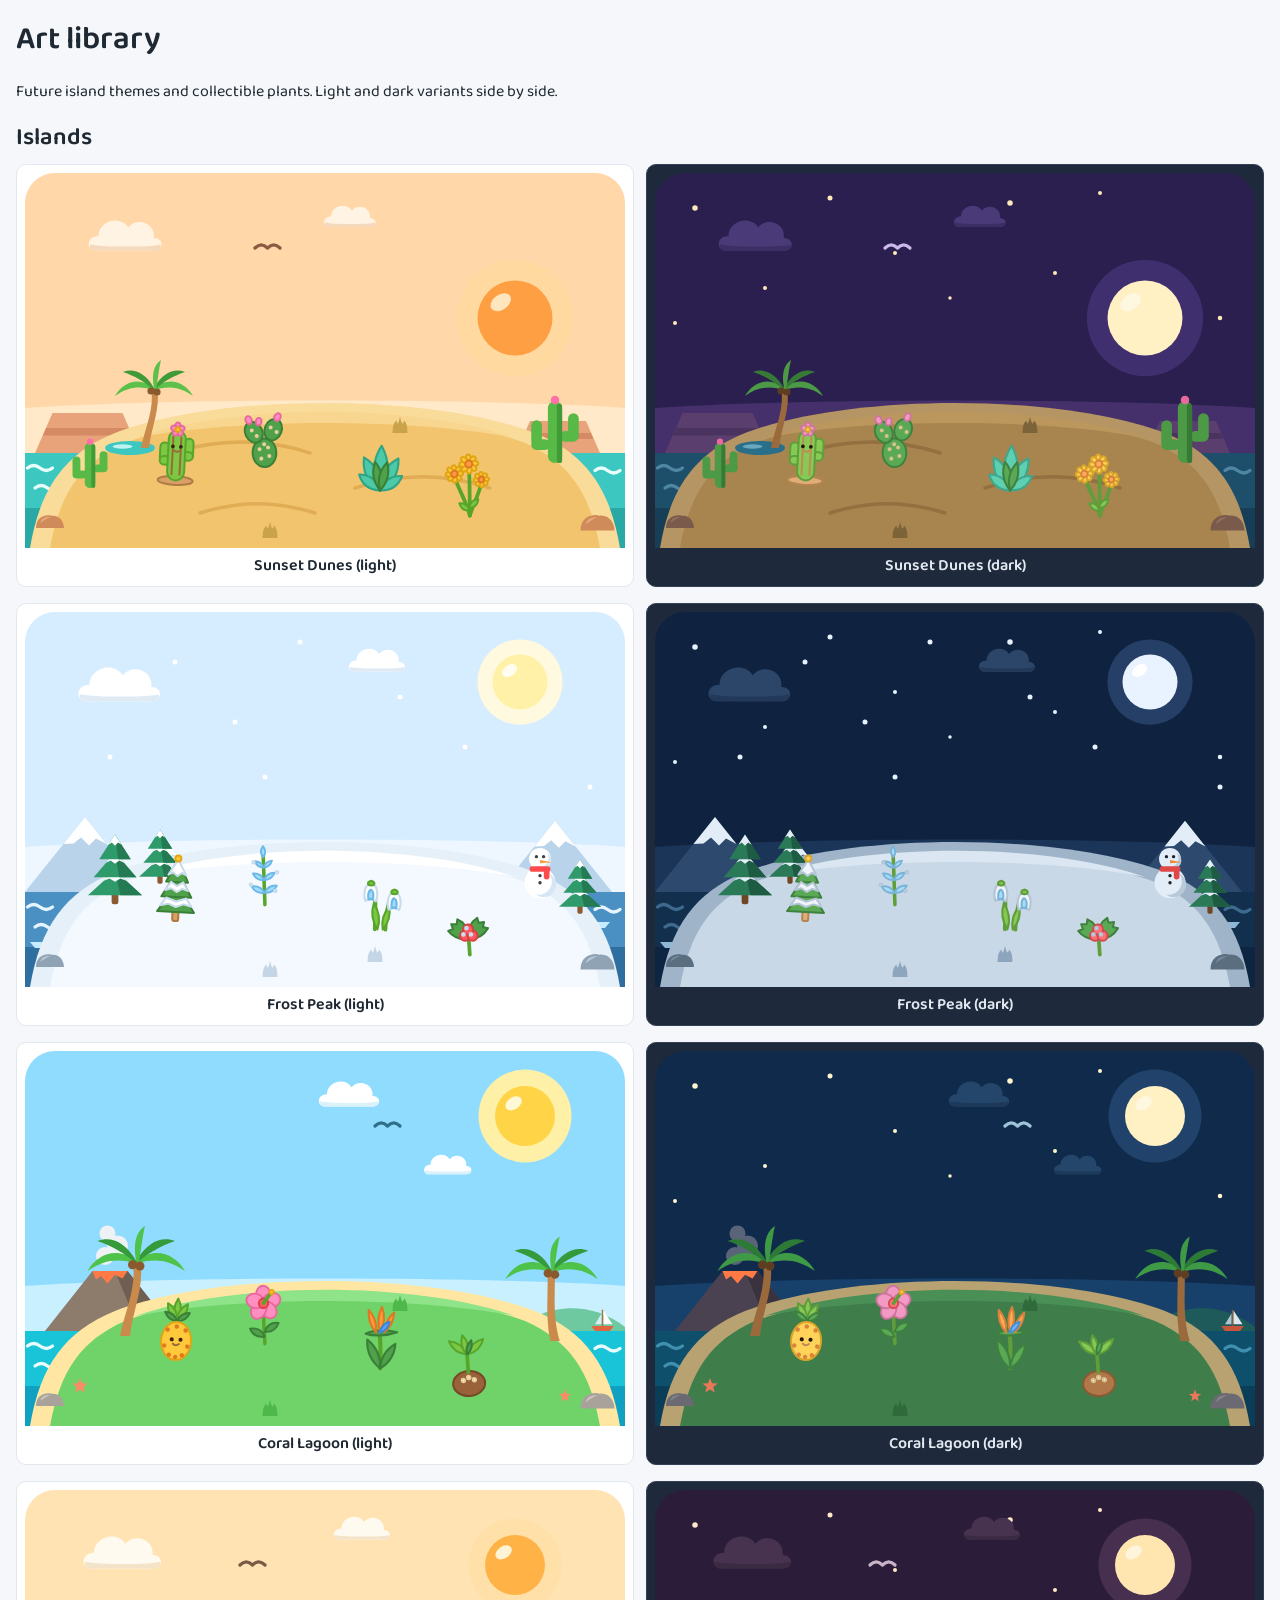
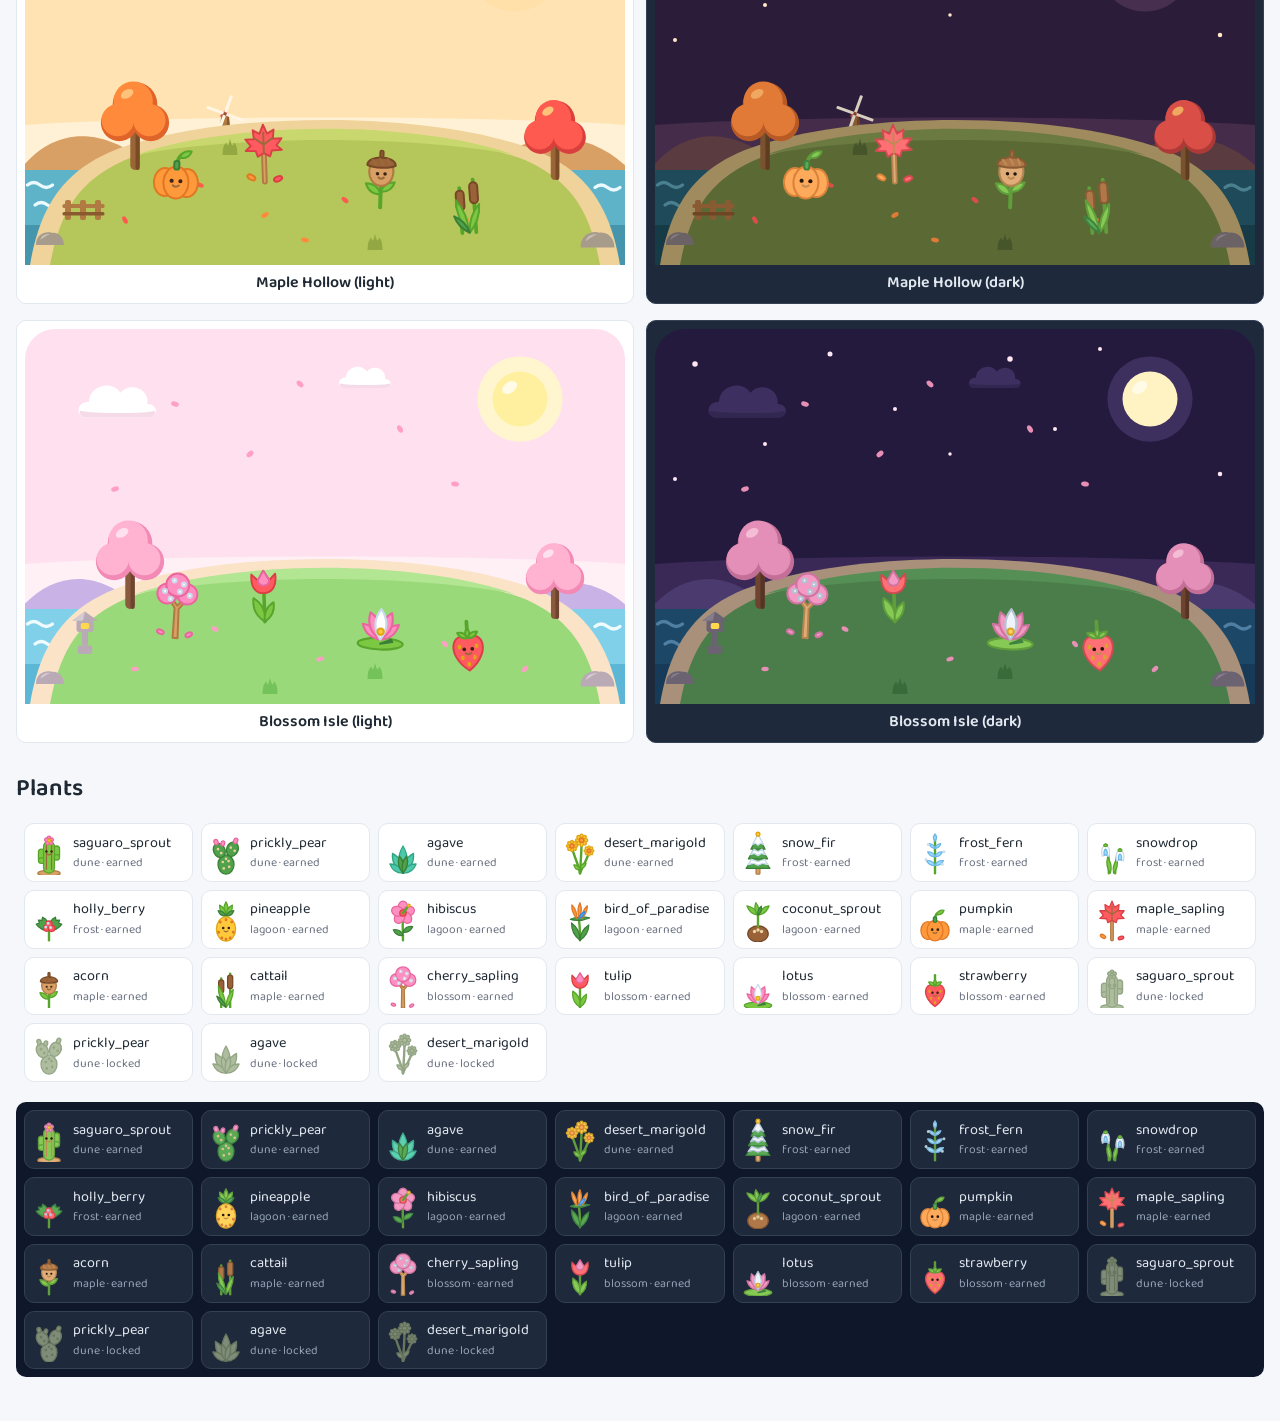
<file: static/art/gallery.html>
<!doctype html>
<html lang="en">
<head>
  <meta charset="utf-8">
  <meta name="viewport" content="width=device-width, initial-scale=1">
  <title>Art Library</title>
  <!-- Dev preview of static/art/library.svg (future islands + plants). Not
       linked from the app. Loads the live stylesheet for the shared island,
       fox and ip-* rules, plus library.css for the theme tokens; inlines the
       library SVG (so document CSS applies) and borrows the fox symbols from
       the live index page. -->
  <link rel="stylesheet" href="/static/style.css">
  <link rel="stylesheet" href="/static/art/library.css">
  <style>
    body { margin: 0; padding: 16px; background: var(--bg); color: var(--text); font-family: var(--font-body); }
    h1, h2 { font-family: var(--font-display); margin: 0 0 8px; }
    .gallery-section { margin-bottom: 28px; }
    .island-row { display: grid; grid-template-columns: repeat(auto-fit, minmax(280px, 1fr)); gap: 12px; margin-bottom: 16px; }
    .island-tile { background: var(--card); border: 1px solid var(--border); border-radius: 10px; padding: 8px; }
    .island-tile svg { display: block; width: 100%; height: auto; }
    .island-tile p { margin: 6px 0 0; font-weight: 600; text-align: center; color: var(--text); }
    .plant-shelf .collectible-row { color: var(--text); }
    .plant-shelf { list-style: none; padding: 0; margin: 0; display: grid; grid-template-columns: repeat(auto-fill, minmax(150px, 1fr)); gap: 8px; }
    .plant-shelf .collectible-row { display: flex; align-items: center; gap: 8px; background: var(--card); border: 1px solid var(--border); border-radius: 10px; padding: 6px 8px; }
    .plant-shelf small { display: block; color: var(--muted); }
    #theme-switch { margin-bottom: 16px; }
  </style>
</head>
<body>
  <h1>Art library</h1>
  <p>Future island themes and collectible plants. Light and dark variants side by side.</p>
  <div id="defs-host" hidden></div>
  <section class="gallery-section"><h2>Islands</h2><div id="islands"></div></section>
  <section class="gallery-section"><h2>Plants</h2><div id="plants"></div></section>
  <script>
    "use strict";
    const SVG_NS = "http://www.w3.org/2000/svg";
    // Same slots the live island uses for its first plants (app.js placement).
    const PLANT_SLOTS = [[60, 124, 1.0, 3], [96, 118, 0.95, -2], [142, 128, 1.05, 2], [178, 138, 1.0, -4]];
    const FOX_POSE = "translate(157.9, 58.5) scale(0.56)";

    function svgEl(tag, attrs) {
      const el = document.createElementNS(SVG_NS, tag);
      for (const [k, v] of Object.entries(attrs)) el.setAttribute(k, v);
      return el;
    }

    function islandTile(island, plants, theme) {
      const tile = document.createElement("div");
      tile.className = "island-tile";
      tile.dataset.theme = theme;
      const svg = svgEl("svg", { viewBox: "0 0 240 150", role: "img", "aria-label": island.dataset.islandName });
      const scene = island.cloneNode(true);
      scene.removeAttribute("data-island-key");
      svg.append(scene);
      // Plants sit on the scene inside the themed group so its tokens apply.
      plants.forEach((plant, i) => {
        const [x, y, s, r] = PLANT_SLOTS[i % PLANT_SLOTS.length];
        const g = plant.cloneNode(true);
        g.removeAttribute("data-plant-key");
        g.setAttribute("transform", `translate(${x}, ${y}) rotate(${r}) scale(${s}) translate(-10, -28)`);
        scene.append(g);
      });
      scene.append(svgEl("use", { href: "#island-fox-full-symbol", width: "64", height: "82", transform: FOX_POSE }));
      const label = document.createElement("p");
      label.textContent = `${island.dataset.islandName} (${theme})`;
      tile.append(svg, label);
      return tile;
    }

    function plantRow(plant, state) {
      const li = document.createElement("li");
      li.className = "collectible-row";
      li.dataset.state = state;
      const art = document.createElement("span");
      art.className = "collectible-art";
      const svg = svgEl("svg", { viewBox: "0 0 20 28" });
      svg.append(plant.cloneNode(true));
      art.append(svg);
      const label = document.createElement("span");
      label.innerHTML = `${plant.dataset.plantKey}<small>${plant.dataset.plantTheme} · ${state}</small>`;
      li.append(art, label);
      return li;
    }

    async function main() {
      const [library, index] = await Promise.all([
        fetch("/static/art/library.svg").then((r) => r.text()),
        fetch("/").then((r) => r.text()),
      ]);
      const host = document.getElementById("defs-host");
      host.innerHTML = library;
      const page = new DOMParser().parseFromString(index, "text/html");
      const foxDefs = svgEl("svg", { width: "0", height: "0" });
      const defs = svgEl("defs", {});
      for (const id of ["island-fox-symbol", "island-fox-full-symbol"]) {
        const sym = page.getElementById(id);
        if (sym) defs.append(document.importNode(sym, true));
      }
      foxDefs.append(defs);
      host.append(foxDefs);

      const plants = [...host.querySelectorAll("#plant-library-defs [data-plant-key]")];
      const islands = document.getElementById("islands");
      for (const island of host.querySelectorAll("#island-theme-defs [data-island-key]")) {
        const themed = plants.filter((p) => p.dataset.plantTheme === island.dataset.islandKey);
        const row = document.createElement("div");
        row.className = "island-row";
        row.append(islandTile(island, themed, "light"), islandTile(island, themed, "dark"));
        islands.append(row);
      }
      const shelfHost = document.getElementById("plants");
      for (const theme of ["light", "dark"]) {
        const shelf = document.createElement("ul");
        shelf.className = "plant-shelf";
        shelf.dataset.theme = theme;
        shelf.style.cssText = "background: var(--bg); padding: 8px; border-radius: 10px; margin-bottom: 12px;";
        for (const plant of plants) {
          shelf.append(plantRow(plant, "earned"));
        }
        for (const plant of plants.slice(0, 4)) shelf.append(plantRow(plant, "locked"));
        shelfHost.append(shelf);
      }
    }

    main();
  </script>
</body>
</html>
</file>
<file: static/style.css>
@font-face {
  font-family: 'Baloo 2';
  font-weight: 400;
  font-display: swap;
  src: url('/static/fonts/baloo2-400.v1.woff2') format('woff2');
}

@font-face {
  font-family: 'Baloo 2';
  font-weight: 600;
  font-display: swap;
  src: url('/static/fonts/baloo2-600.v1.woff2') format('woff2');
}

:root {
  --bg: #f5f7fa;
  --card: #ffffff;
  --text: #1f2933;
  --muted: #6b7280;
  --accent: #2f7d54;
  --brand-green: #2f7d54; /* dedicated brand token (r2a-island-polish Issue 3):
                            * stays lockstep with --accent; used by the mascot
                            * tile and the green swatch. */
  --accent-dark: #266442;
  --border: #e2e8f0;
  --danger: #c0392b;
  /* game-appearance tokens (design §Token Architecture) */
  --radius-sm: 8px;
  --radius-md: 12px;
  --radius-lg: 18px;
  --radius-pill: 999px;
  --shadow-1: 0 1px 3px rgba(0, 0, 0, 0.05);
  --shadow-2: 0 4px 12px rgba(0, 0, 0, 0.08);
  --shadow-3: 0 8px 24px rgba(0, 0, 0, 0.12);
  --space-1: 0.25rem;
  --space-2: 0.5rem;
  --space-3: 0.75rem;
  --space-4: 1rem;
  --space-5: 1.5rem;
  --fox: #f47c2c;          /* reference fox orange (R2A Unit 1) */
  --fox-dark: #d8662c;      /* darker fur shade: inner ears, brow tuft, paws */
  --fox-outline: #78371f;   /* warm-brown mouth line */
  --gold: #f5c518;
  --gold-deep: #d4a017;
  --font-display: 'Baloo 2', system-ui, -apple-system, 'Segoe UI', Roboto, sans-serif;
  --font-body: 'Baloo 2', system-ui, -apple-system, 'Segoe UI', Roboto, sans-serif;
  /* toast tokens (dark-mode): .toast consumes these instead of hardcoded rgba */
  --toast-bg: rgba(15, 23, 42, 0.92);
  --toast-text: #f8fafc;
  /* r2-world-xp-island S2: semantic island tokens (spec 'Island Evolution and
   * Appearance'). --island-foliage-deep stays lockstep with the brand accent
   * (#2f7d54) so the island palette can never drift from the game palette. */
  --island-sky: #c4e8ff;
  --island-sea: #6cc5e8;
  --island-ground: #8fcf5f;
  --island-foliage: #6cc04a;
  --island-foliage-deep: #2f7d54;
  --island-trunk: #a9743f;
  --island-flower: #ff8fb1;
  --island-sun: #ffd84d;
  /* Duolingo-style art pass: backdrop, scenery and shading tokens. */
  --island-sky-low: #e2f4ff;
  --island-star: transparent;  /* stars only appear at night (dark) */
  --island-sun-halo: #fff1b8;
  --island-sun-light: #fff8dc;
  --island-cloud: #ffffff;
  --island-cloud-shade: #dcebf7;
  --island-bird: #5a6b80;
  --island-hill-far: #9fd3bd;
  --island-sea-deep: #4aa9d6;
  --island-wave: #e9f8ff;
  --island-sand: #f6dfa4;
  --island-ground-light: #a8de7a;
  --island-ground-shade: #6fae47;
  --island-grass: #6fae47;
  --island-rock: #b8b3a8;
  --island-rock-light: #dcd8cf;
  --island-foliage-shade: #4f9f37;
  --island-foliage-light: #9adb75;
  --island-bush: #3f9a4f;
  --island-trunk-shade: #8a5a2e;
  --island-flower-center: #ffd84d;
  /* Quest domain badge colours (Duolingo-style art pass). */
  --qi-exercise: #ff9600;
  --qi-nutrition: #58cc02;
  --qi-movement: #1cb0f6;
  --qi-routine: #ce82ff;
  --qi-wellbeing: #ff86d0;
  --qi-weight: #ffc800;
  --qi-strength: #ff4b4b;
  --qi-sleep: #7c6cff;
  --qi-recovery: #2bc2a8;
  --qi-glyph: #ffffff;
  --island-fox-face: #fff0cf;  /* cream cheeks / chin / belly */
  --island-fox-face-shade: #f3d9a8; /* cream shade under the chin */
  --island-fox-eye-white: #ffffff;  /* big cartoon eye whites + gleams */
  --island-fox-eye: #3a2214;    /* dark expressive eyes / nose */
   /* Plant tokens (Duolingo-style art pass): saturated flat fills, each with a darker -shade tone for its edge; --island-plant-locked is the muted-sage silhouette, grayer + lighter than --island-ground. */
  --island-plant-outline: #9a6a3a;  /* soft detail lines (veins, scales) */
  --island-plant-locked: #adbd9e;
  --island-plant-locked-shade: #93a585;
  --island-plant-eye: #3a2214;
  --island-plant-green: #7cc843;
  --island-plant-green-shade: #58a52c;
  --island-plant-green-deep: #4fa14a;
  --island-plant-green-deep-shade: #3a7f37;
  --island-plant-cream: #fff3d6;
  --island-plant-cream-shade: #e8cf9f;
  --island-plant-coral: #ff8a65;
  --island-plant-coral-shade: #e0643f;
  --island-plant-red: #ff5a5f;
  --island-plant-red-shade: #d93f45;
  --island-plant-gold: #ffc93c;
  --island-plant-gold-shade: #e0a514;
  --island-plant-purple: #b07fe0;
  --island-plant-purple-shade: #8a5bbf;
  --island-plant-blue: #5aa9ff;
  --island-plant-blue-shade: #3a86d9;
  --island-plant-tan: #d9a066;
  --island-plant-tan-shade: #b07a42;
}

/* Accent colour overrides (r2b-accent-colour Unit 2).
 * Green is the default — no override block; :root values apply as-is.
 * Each non-default accent defines --accent and --accent-dark; dark-context
 * --accent-dark is lightened for contrast (mirrors the green #58a97e pattern).
 * All hex literals live here — no colour literals in HTML, JS, or tests. */
[data-accent="purple"] {
  --accent: #7352a3;
  --accent-dark: #513579;
}
[data-accent="teal"] {
  --accent: #207c78;
  --accent-dark: #175a57;
}
[data-accent="blue"] {
  --accent: #376fa8;
  --accent-dark: #28527d;
}
[data-accent="orange"] {
  --accent: #b45f26;
  --accent-dark: #804318;
}

/* Dark-context accent-dark lightened for contrast (mirrors the green #58a97e
 * treatment). Green has no accent override; the base dark-theme token applies. */
[data-theme="dark"][data-accent="purple"] {
  --accent-dark: #a98bd5;
}
[data-theme="dark"][data-accent="teal"] {
  --accent-dark: #58aaa4;
}
[data-theme="dark"][data-accent="blue"] {
  --accent-dark: #75a6d6;
}
[data-theme="dark"][data-accent="orange"] {
  --accent-dark: #dc935f;
}

/* dark theme (design §CSS): [data-theme="dark"] redefines the semantic
 * tokens; --accent stays #2f7d54 in both themes (palette lockstep). The
 * bare-stripped selector never collides with the gate's `:root\s*\{` regex. */
[data-theme="dark"] {
  --bg: #0f172a;
  --card: #1e293b;
  --text: #e2e8f0;
  --muted: #94a3b8;
  --accent-dark: #58a97e;   /* lightened from #266442 */
  --border: #334155;
  --danger: #f06a5d;        /* lightened from #c0392b */
  --fox: #f6a24e;          /* lightened reference orange for dark surfaces */
  --fox-dark: #e0833a;      /* lightened inner-ear orange for dark surfaces */
  --fox-outline: #9c5626;   /* lightened warm-brown contour for dark surfaces */
  --gold: #fbd34a;
  --gold-deep: #e0b020;
  /* --accent UNCHANGED #2f7d54 (lockstep/mascot/manifest) */
  --toast-bg: #1e293b;
  --toast-text: #e2e8f0;
  /* r2-world-xp-island S2: island tokens in the dark palette; foliage-deep
   * stays lockstep with --accent in both themes. */
  --island-sky: #172554;
  --island-sea: #1d4a6b;
  --island-ground: #3f6b46;
  --island-foliage: #4f9a5c;
  --island-foliage-deep: #2f7d54;
  --island-trunk: #8a5a33;
  --island-flower: #f49ab6;
  --island-sun: #fde68a;
  /* Duolingo-style art pass: night backdrop, scenery and shading tokens. */
  --island-sky-low: #1e3a6b;
  --island-star: #fef3c7;
  --island-sun-halo: #2c4a7c;
  --island-sun-light: #fff7d6;
  --island-cloud: #33507f;
  --island-cloud-shade: #2a4370;
  --island-bird: #9fb3d1;
  --island-hill-far: #1f4a5a;
  --island-sea-deep: #163a57;
  --island-wave: #4f7fa3;
  --island-sand: #a08b5f;
  --island-ground-light: #4d7d52;
  --island-ground-shade: #2f5537;
  --island-grass: #2f5537;
  --island-rock: #6b6a72;
  --island-rock-light: #85848c;
  --island-foliage-shade: #3b7a47;
  --island-foliage-light: #6fb978;
  --island-bush: #3f8a50;
  --island-trunk-shade: #6e4626;
  --island-flower-center: #fbd34a;
  --island-fox-face: #fff4dc;  /* brightened cream for dark surfaces */
  --island-fox-face-shade: #e9cf9d; /* chin shade on dark surfaces */
  --island-fox-eye-white: #ffffff;  /* eye whites stay pure white */
  --island-fox-eye: #241509;    /* deeper eye/nose for dark surfaces */
   /* Plant tokens, dark palette: brighter fills + tone-on-tone shades; locked is a muted sage, lighter + grayer than the dark ground. */
  --island-plant-outline: #c08a55;  /* soft detail lines (veins, scales) */
  --island-plant-locked: #7e8c78;
  --island-plant-locked-shade: #68755f;
  --island-plant-eye: #241509;
  --island-plant-green: #86c955;
  --island-plant-green-shade: #5f9e3a;
  --island-plant-green-deep: #5aa955;
  --island-plant-green-deep-shade: #3f8240;
  --island-plant-cream: #fff4dc;
  --island-plant-cream-shade: #d9c08f;
  --island-plant-coral: #ff9a7a;
  --island-plant-coral-shade: #d96a48;
  --island-plant-red: #ff7075;
  --island-plant-red-shade: #d24a50;
  --island-plant-gold: #ffd25a;
  --island-plant-gold-shade: #d9a42a;
  --island-plant-purple: #bf94e8;
  --island-plant-purple-shade: #9468c4;
  --island-plant-blue: #74b6ff;
  --island-plant-blue-shade: #4a8fd6;
  --island-plant-tan: #e0ad78;
  --island-plant-tan-shade: #b5844f;
}

/* Accent colour swatch previews — each swatch uses its own CSS token so the
 * preview circle always shows the correct colour regardless of the selected
 * accent. Green's swatch consumes the dedicated --brand-green token (which
 * stays lockstep with the :root --accent default), and the non-default
 * swatch hexes are pinned equal to their [data-accent] tokens by
 * tests/test_palette_lockstep.py. */
.swatch-purple { --swatch: #7352a3; }
.swatch-teal   { --swatch: #207c78; }
.swatch-blue   { --swatch: #376fa8; }
.swatch-green  { --swatch: var(--brand-green); }
.swatch-orange { --swatch: #b45f26; }

* { box-sizing: border-box; }

/* Make the `hidden` attribute bulletproof: #tracker carries display:flex
 * (to preserve the card spacing when the tracker div wraps the sections),
 * and an author display rule would otherwise override the UA's
 * [hidden] { display: none }. This keeps the gate's hidden state reliable. */
[hidden] { display: none !important; }

body {
  margin: 0;
  font-family: system-ui, -apple-system, "Segoe UI", Roboto, sans-serif;
  background: var(--bg);
  color: var(--text);
  line-height: 1.5;
  /* theme transition, neutralized by the reduced-motion block below */
  transition: background-color 0.15s, color 0.15s;
}

header {
  background: var(--accent);
  color: #fff;
  padding: 1.2rem 1rem;
  text-align: center;
}

header h1 {
  margin: 0;
  font-size: 1.5rem;
  font-family: var(--font-display);
  font-weight: 600;
}
.header-row {
  display: flex;
  align-items: center;
  justify-content: flex-start;
  gap: 0.75rem;
}
/* Fox mascot lockup: sits before the h1, sized as a compact inline glyph. */
.mascot {
  display: inline-flex;
  align-items: center;
  flex: 0 0 auto;
}
.mascot svg {
  width: 2.2rem;
  height: 2.2rem;
  display: block;
}
/* Mascot tile (r2a-island-polish Issue 1/3): the brand-green rounded square
 * behind the shared fox symbol; fill comes from --brand-green (lockstep with
 * --accent) so the tile can never drift from the header brand colour. */
.mascot-tile { fill: var(--brand-green); }
/* Theme toggle + Log out group at the far right of the header row (design
 * D4: margin-left:auto moved from #logout-btn to #theme-toggle so the pair
 * stays grouped at flex-end; the toggle is always visible pre-auth, D3). */
#theme-toggle { margin-left: auto; }
.tagline { margin: 0.25rem 0 0; opacity: 0.9; font-size: 0.9rem; }

main {
  max-width: 920px;
  margin: 1.5rem auto;
  padding: 0 1rem;
  display: flex;
  flex-direction: column;
  gap: 1.25rem;
}

/* The tracker wraps all data sections so the gate can hide them together;
 * it reproduces main's flex column so the cards keep their original spacing. */
#tracker {
  display: flex;
  flex-direction: column;
  gap: 1.25rem;
}

/* tabbed layout: the tab bar is #tracker's first flex child, so the flex gap
 * keeps the cards below it spaced; the panels themselves are plain block
 * containers (no display rule, so the [hidden] attribute stays authoritative)
 * and the sibling margin below reproduces the card spacing inside a panel. */
.tabs {
  display: flex;
  gap: 0.25rem;
  border-bottom: 1px solid var(--border);
  margin-bottom: 1.25rem;
}

.tab-btn {
  background: transparent;
  color: var(--muted);
  border: none;
  border-bottom: 2px solid transparent;
  border-radius: 0;
  padding: 0.5rem 0.9rem;
  margin: 0;
  font-size: 0.95rem;
}

.tab-btn:hover {
  background: color-mix(in srgb, var(--accent) 10%, var(--card));
  color: var(--accent-dark);
}

.tab-btn.active {
  color: var(--accent-dark);
  font-weight: 600;
  border-bottom: 2px solid var(--accent);
}

.tab-panel > .card + .card { margin-top: 1.25rem; }

/* World island (r2-world-xp-island S2): the XP island card replaces the R0
 * placeholder. One accessible inline SVG (#world-island) carries five
 * data-stage groups; the selectors below show exactly the group matching
 * data-current-stage (Slice 3 drives the attribute; the static markup ships
 * stage 1). Responsive: the SVG scales with the card, capped at 26rem.
 * Token-only fills — no palette hex anywhere in this block (pinned by
 * test_index_html_world_panel_ships_xp_island). */
#world-card {
  text-align: center;
}

#world-island {
  display: block;
  width: 100%;
  height: auto;
  max-width: 26rem;
  margin: 0 auto;
}

#world-island [data-stage] {
  display: none;
}

#world-island[data-current-stage="1"] [data-stage="1"],
#world-island[data-current-stage="2"] [data-stage="2"],
#world-island[data-current-stage="3"] [data-stage="3"],
#world-island[data-current-stage="4"] [data-stage="4"],
#world-island[data-current-stage="5"] [data-stage="5"] {
  display: block;
}

/* island fills — semantic tokens only (light/dark via the blocks above). */
.island-sky { fill: var(--island-sky); }
.island-sky-low { fill: var(--island-sky-low); }
.island-star { fill: var(--island-star); }
.island-sun { fill: var(--island-sun); }
.island-sun-halo { fill: var(--island-sun-halo); }
.island-sun-light { fill: var(--island-sun-light); }
.island-cloud { fill: var(--island-cloud); }
.island-cloud-shade { fill: var(--island-cloud-shade); }
.island-hill-far { fill: var(--island-hill-far); }
.island-sea { fill: var(--island-sea); }
.island-sea-deep { fill: var(--island-sea-deep); }
.island-sand { fill: var(--island-sand); }
.island-ground { fill: var(--island-ground); }
.island-ground-light { fill: var(--island-ground-light); }
.island-ground-shade { fill: var(--island-ground-shade); }
.island-grass { fill: var(--island-grass); }
.island-rock { fill: var(--island-rock); }
.island-rock-light { fill: var(--island-rock-light); }
.island-bird,
.island-wave {
  fill: none;
  stroke-width: 1.3;
  stroke-linecap: round;
  stroke-linejoin: round;
}
.island-bird { stroke: var(--island-bird); }
.island-wave { stroke: var(--island-wave); }
.island-stem,
.island-leaf,
.island-foliage { fill: var(--island-foliage); }
.island-leaf-shade,
.island-foliage-shade { fill: var(--island-foliage-shade); }
.island-foliage-light { fill: var(--island-foliage-light); }
/* Bushes keep the brand-green lockstep token as their shade tone. */
.island-bush { fill: var(--island-bush); }
.island-bush-shade,
.island-foliage-deep { fill: var(--island-foliage-deep); }
.island-trunk { fill: var(--island-trunk); }
.island-trunk-shade { fill: var(--island-trunk-shade); }
.island-flower { fill: var(--island-flower); }
.island-flower-center { fill: var(--island-flower-center); }
/* Fox mascot: one shared head symbol (plus the full-body island pose that
 * reuses it). Duolingo-style flat fills with no contour; depth comes from
 * the darker fur shade and the cream chin shade. */
.island-fox-fur { fill: var(--fox); }
.island-fox-shade { fill: var(--fox-dark); }
.island-fox-face { fill: var(--island-fox-face); }
.island-fox-face-shade { fill: var(--island-fox-face-shade); }
.island-fox-eye-white { fill: var(--island-fox-eye-white); }
.island-fox-eye { fill: var(--island-fox-eye); }
.island-fox-mouth {
  fill: none;
  stroke: var(--fox-outline);
  stroke-width: 1.4;
  stroke-linecap: round;
  stroke-linejoin: round;
}

/* Plant artwork classes (Duolingo-style art pass): flat saturated fills,
 * no outline; each colour keeps a thin edge in its own darker -shade tone
 * so tiny clusters (berries, grapes) stay readable. Open stems use
 * .ip-stem; detail lines (veins/spines/scales) use .ip-line. Tokens only. */
.ip-green, .ip-green-deep, .ip-cream, .ip-coral, .ip-red, .ip-gold,
.ip-purple, .ip-blue, .ip-tan {
  stroke-width: 0.8;
  stroke-linejoin: round;
  stroke-linecap: round;
}
.ip-green { fill: var(--island-plant-green); stroke: var(--island-plant-green-shade); }
.ip-green-deep { fill: var(--island-plant-green-deep); stroke: var(--island-plant-green-deep-shade); }
.ip-cream { fill: var(--island-plant-cream); stroke: var(--island-plant-cream-shade); }
.ip-coral { fill: var(--island-plant-coral); stroke: var(--island-plant-coral-shade); }
.ip-red { fill: var(--island-plant-red); stroke: var(--island-plant-red-shade); }
.ip-gold { fill: var(--island-plant-gold); stroke: var(--island-plant-gold-shade); }
.ip-purple { fill: var(--island-plant-purple); stroke: var(--island-plant-purple-shade); }
.ip-blue { fill: var(--island-plant-blue); stroke: var(--island-plant-blue-shade); }
.ip-tan { fill: var(--island-plant-tan); stroke: var(--island-plant-tan-shade); }
.ip-eye { fill: var(--island-plant-eye); }
.ip-stem {
  fill: none;
  stroke: var(--island-plant-green-shade);
  stroke-width: 1.5;
  stroke-linecap: round;
}
.ip-line {
  fill: none;
  stroke: var(--island-plant-outline);
  stroke-width: 0.8;
  stroke-linecap: round;
  stroke-linejoin: round;
}

/* Island plants layer (r2a-island-polish Unit 2): clones sit above the ground
 * and below the stage groups so fox/tree stay legible. Earned = full colour;
 * locked = flat sage silhouette with a tone-on-tone edge. Token-only. */
#island-plants .island-plant[data-earned="false"] * {
  fill: var(--island-plant-locked);
  stroke: var(--island-plant-locked-shade);
}
#island-plants .island-plant[data-earned="false"] .ip-stem,
#island-plants .island-plant[data-earned="false"] .ip-line {
  fill: none;
}

/* stage name + progress (static stage-1 defaults; Slice 3 renders live). */
.island-stage-name {
  margin: var(--space-3) 0 0;
  font-family: var(--font-display);
  font-weight: 600;
  font-size: 1.1rem;
  color: var(--accent-dark);
}

#world-progress {
  max-width: 22rem;
  margin: 0 auto;
}

/* gentle rise/fade on the visible stage — transform/opacity only, no layout
 * animation; killed inside the reduced-motion block without hiding the stage. */
@keyframes island-appear {
  from {
    opacity: 0;
    transform: translateY(4px);
  }
  to {
    opacity: 1;
    transform: translateY(0);
  }
}

.island-stage {
  animation: island-appear 0.6s ease-out;
}

/* auth gate card: narrower than the tracker, centered. */
#auth-screen {
  max-width: 24rem;
  margin: 0 auto;
  width: 100%;
}

.card {
  background: var(--card);
  border: 1px solid var(--border);
  border-radius: 10px;
  padding: 1.1rem 1.25rem;
  box-shadow: var(--shadow-1);
}

.card h2 { margin: 0 0 0.75rem; font-size: 1.05rem; }

label { display: block; margin: 0.55rem 0; font-size: 0.9rem; color: var(--muted); }

.radio-option {
  display: inline-flex;
  align-items: center;
  gap: 6px;
  margin-right: 16px;
  flex-wrap: wrap;
}

/* Accent colour swatch radios (r2b-accent-colour Unit 2). */
.accent-swatch {
  display: inline-flex;
  align-items: center;
  gap: 6px;
  margin-right: 16px;
  cursor: pointer;
  font-size: 0.9rem;
  color: var(--muted);
}
.accent-swatch input[type="radio"] {
  margin: 0;
}
.accent-group {
  margin-top: var(--space-3);
}
.swatch-dot {
  display: inline-block;
  width: 18px;
  height: 18px;
  border-radius: 50%;
  border: 2px solid var(--border);
  background: var(--swatch, var(--accent));
  transition: border-color 0.15s;
}
.accent-swatch input[type="radio"]:checked + .swatch-dot {
  border-color: var(--swatch, var(--accent));
}

.unit-group,
#weight-display-group {
  border: none;
  padding: 0;
  margin: 0;
}

.unit-group legend,
#weight-display-group legend {
  display: block;
  padding: 0;
  margin: 0.55rem 0;
  font-size: 0.9rem;
  color: var(--muted);
}

input[type="date"],
input[type="time"],
input[type="number"],
input[type="text"],
input[type="email"],
input[type="password"],
select {
  display: block;
  width: 100%;
  margin-top: 0.2rem;
  padding: 0.5rem 0.6rem;
  border: 1px solid var(--border);
  border-radius: var(--radius-sm);
  font-size: 0.95rem;
  font-family: var(--font-body);
  min-height: 48px;
  color: var(--text);
  background: var(--card);
}

button {
  margin-top: 0.6rem;
  padding: 0.55rem 1rem;
  border: none;
  border-radius: var(--radius-sm);
  background: var(--accent);
  color: #fff;
  font-size: 0.95rem;
  font-family: var(--font-body);
  cursor: pointer;
  min-height: 48px;
}

button:hover { background: var(--accent-dark); }

/* press physics on primary buttons (design §Component Styling Plan) */
button:active { transform: scale(0.97); }

button.secondary {
  background: var(--card);
  color: var(--accent);
  border: 1px solid var(--accent);
}

button.secondary:hover {
  background: color-mix(in srgb, var(--accent) 10%, var(--card));
}

/* subtle text-style button for secondary auth actions (e.g. forgot password) */
button.link {
  background: none;
  border: none;
  padding: 0;
  min-height: 0;
  color: var(--muted);
  font-size: inherit;
  text-decoration: underline;
  cursor: pointer;
}

button.link:hover { color: var(--accent); background: none; }

.hint { font-size: 0.82rem; color: var(--muted); margin: 0.5rem 0 0; }
.error { color: var(--danger); }

/* summary */

.stats-grid {
  display: grid;
  grid-template-columns: repeat(5, 1fr);
  gap: 0.75rem;
  text-align: center;
}

@media (max-width: 720px) {
  .stats-grid { grid-template-columns: repeat(2, 1fr); }
}

.stat {
  display: flex;
  flex-direction: column;
  gap: 0.2rem;
  background: var(--card);
  border: 1px solid var(--border);
  border-radius: var(--radius-md);
  padding: var(--space-3) var(--space-2);
}
.stat-value {
  font-size: 1.15rem;
  font-weight: 700;
  font-family: var(--font-display);
  color: var(--accent-dark);
  white-space: nowrap;
}
.stat-label {
  text-transform: uppercase;
  letter-spacing: 0.04em;
  font-size: 0.7rem;
  color: var(--muted);
}
.stat-sub { font-size: 0.78rem; color: var(--muted); }

/* goal progress ring (design §Ring SVG math; spec 'Goal Progress Ring'):
 * hero SVG inside #summary-card. Token-only strokes — the track paints
 * var(--border), the progress arc paints url(#goalGrad) whose stops are
 * styled from tokens below (never chart hex). The stroke-dashoffset
 * transition is neutralized for reduced-motion users in the gate block. */
.goal-ring {
  position: relative;
  width: 140px;
  height: 140px;
  margin: 0 auto var(--space-3);
}
.goal-ring svg {
  display: block;
  width: 100%;
  height: 100%;
}
.goal-ring-track {
  stroke: var(--border);
  stroke-width: 10;
}
.goal-ring-progress {
  stroke-width: 10;
  transform: rotate(-90deg);
  transform-origin: center;
  transition: stroke-dashoffset 0.5s ease;
}
#goalGrad stop:first-child { stop-color: var(--fox); }
#goalGrad stop:last-child { stop-color: var(--accent); }
.goal-ring-overlay {
  position: absolute;
  inset: 0;
  display: flex;
  flex-direction: column;
  align-items: center;
  justify-content: center;
  gap: 0.15rem;
  text-align: center;
  pointer-events: none;
}
.goal-ring-pct {
  font-size: 1.4rem;
  font-weight: 700;
  font-family: var(--font-display);
  color: var(--accent-dark);
}
.goal-ring-remaining {
  font-size: 0.72rem;
  color: var(--muted);
  max-width: 9.5rem;
  line-height: 1.25;
}

/* history */

.entry-list { list-style: none; margin: 0; padding: 0; }

.entry-row {
  display: flex;
  flex-wrap: wrap;
  align-items: center;
  gap: 0.75rem;
  padding: 0.45rem 0;
  border-bottom: 1px solid var(--border);
  font-size: 0.92rem;
}

.entry-date { width: 6.5rem; color: var(--muted); }
.entry-time { width: 3.5rem; color: var(--muted); font-size: 0.85rem; }
.entry-weight { flex: 1; font-weight: 600; white-space: nowrap; }
.entry-bmi { width: 6rem; color: var(--muted); font-size: 0.85rem; }

.entry-delete {
  background: transparent;
  color: var(--danger);
  border: 1px solid var(--danger);
  border-radius: 50%;
  width: 1.6rem;
  height: 1.6rem;
  padding: 0;
  margin: 0;
  line-height: 1;
  font-size: 1rem;
}

.entry-delete:hover {
  background: color-mix(in srgb, var(--danger) 10%, var(--card));
}

.empty { color: var(--muted); font-size: 0.9rem; padding: 0.4rem 0; }

/* activity: exercise & meal history rows share the weight entry-row layout */

.entry-type { width: 5.5rem; color: var(--accent-dark); font-weight: 600; }
.entry-duration { flex: 1; color: var(--text); }
.entry-calories { flex: 1; font-weight: 600; }

.entry-edit-btn {
  background: transparent;
  color: var(--accent-dark);
  border: 1px solid var(--accent-dark);
  border-radius: var(--radius-sm);
  padding: 0.1rem 0.5rem;
  min-height: 0;
  font-size: 0.8rem;
}

.entry-edit-btn:hover {
  background: color-mix(in srgb, var(--accent) 10%, var(--card));
}

.entry-edit {
  display: flex;
  align-items: center;
  gap: 0.5rem;
  flex: 1;
}

.entry-edit input,
.entry-edit select {
  padding: 0.25rem 0.4rem;
  min-height: 0;
  font-size: 0.85rem;
  border: 1px solid var(--border);
  border-radius: var(--radius-sm);
  background: var(--card);
  color: var(--text);
}

.entry-edit input[type="date"],
.entry-edit input[type="time"] {
  width: 8rem;
}

.entry-edit input[type="number"] {
  width: 5rem;
}

.entry-edit button {
  padding: 0.25rem 0.6rem;
  font-size: 0.85rem;
}

/* streaks */

.streak-grid {
  display: grid;
  grid-template-columns: repeat(3, 1fr);
  gap: 0.75rem;
  text-align: center;
}

@media (max-width: 720px) {
  .streak-grid { grid-template-columns: repeat(2, 1fr); }
}

/* streak flame: placement styling plus the active pulse — the pulse is gated
 * to tiles whose streak is active via the data attribute renderStreaks sets
 * (spec 'Motion system'); reduced-motion users get it killed in the gate
 * block below. */
.flame {
  font-size: 1.15rem;
  line-height: 1;
}

/* streak tile upgrade (design §Streak tile upgrade; spec 'Motivation
 * surfaces'): larger flame + count on the upgraded tiles. .flame and
 * dataset.streakActive stay exactly as pinned; renderStreaks tags each tile
 * with .streak-tile so the sizing stays off the shared .stat-value rule. */
.streak-tile .flame {
  font-size: 1.7rem;
}
.streak-tile .stat-value {
  font-size: 1.3rem;
}

/* active-streak pulse: gentle scale + glow, ~2s ease-in-out infinite */
@keyframes flame-pulse {
  0%,
  100% {
    transform: scale(1);
  }
  50% {
    transform: scale(1.25);
  }
}

[data-streak-active="true"] .flame {
  display: inline-block;
  animation: flame-pulse 2s ease-in-out infinite;
  text-shadow: 0 0 6px color-mix(in srgb, var(--fox) 55%, transparent);
}

/* confetti burst (design §Confetti): each piece falls from the top of the
 * viewport using its randomized inline vars (--x drift, --rot rotation,
 * --delay stagger, --color token fill). position:fixed keeps the burst in
 * the viewport; pieces remove themselves on animationend (app.js). */
.confetti-piece {
  position: fixed;
  top: -1.5rem;
  width: 8px;
  height: 14px;
  border-radius: 2px;
  background: var(--color);
  pointer-events: none;
  animation: confetti-fall 1.8s ease-in forwards;
  animation-delay: var(--delay);
}

@keyframes confetti-fall {
  from {
    transform: translate(0, 0) rotate(0deg);
    opacity: 1;
  }
  to {
    transform: translate(var(--x), 110vh) rotate(var(--rot));
    opacity: 0;
  }
}

/* mobile-primary: tiles collapse to a single stacked column on narrow screens */
@media (max-width: 480px) {
  .stats-grid,
  .streak-grid { grid-template-columns: 1fr; }
}

.stat-unit { font-size: 0.78rem; color: var(--accent-dark); font-weight: 600; }

/* chart */

#chart,
#chart-exercise,
#chart-meals {
  width: 100%;
  margin: 0.5rem 0 0.25rem;
}

/* rewards */

.rewards-count { font-size: 1.05rem; font-weight: 700; color: var(--accent-dark); margin: 0 0 0.35rem; }
.rewards-done { margin: 0.25rem 0; color: var(--accent-dark); }

.progress-track {
  height: 14px;
  background: var(--border);
  border-radius: 7px;
  overflow: hidden;
  margin: 0.5rem 0 0.25rem;
}

.progress-fill {
  height: 100%;
  background: linear-gradient(90deg, var(--fox), var(--accent));
  border-radius: 7px;
  transition: width 0.3s ease;
}

.progress-label { font-size: 0.82rem; color: var(--muted); margin-bottom: 0.5rem; }

/* Today quests card + XP chip (r1-quests-xp S4a). Token-only: every color
 * comes from a var() so both themes stay correct — no palette hex anywhere
 * in these rules (pinned by test_today_quest_surface). The chip reuses the
 * shared .progress-track/.progress-fill/.progress-label tokens from the
 * rewards card. Quest action buttons inherit the base button rule, so the
 * 48px touch target and focus-visible ring stay intact. */
.quest-list {
  list-style: none;
  margin: 0;
  padding: 0;
}

.quest-row {
  display: flex;
  flex-direction: column;
  gap: var(--space-1);
  padding: var(--space-3) 0;
  border-bottom: 1px solid var(--border);
  transition: background-color 0.15s ease;
}
.quest-row:last-child { border-bottom: none; }

.quest-title { font-weight: 600; }

.quest-meta {
  display: flex;
  flex-wrap: wrap;
  gap: var(--space-3);
  font-size: 0.85rem;
  color: var(--muted);
}

.quest-xp { color: var(--accent-dark); font-weight: 600; }

.quest-status { font-size: 0.85rem; color: var(--muted); }
.quest-status.is-done { color: var(--accent-dark); }

/* quest domain icons (r2-completion S1, spec 'Quest Icons' R3/R4): the
 * decorative inline-SVG glyph leads the quest title and each history row.
 * Icons fill from currentColor tinted by --fox (token-only, no palette hex);
 * they are static by design — no icon motion anywhere, and the reduced-motion
 * block below keeps them visible without animation. */
.quest-title {
  font-weight: 600;
  display: flex;
  align-items: center;
  gap: var(--space-2);
}
.quest-domain-icon {
  display: inline-flex;
  align-items: center;
  flex: 0 0 auto;
}
.quest-domain-icon svg {
  width: 1.5rem;
  height: 1.5rem;
  display: block;
}
/* Quest badges: currentColor is the domain colour; lip shade, shine and the
 * white glyph come from these token-only rules. */
.qi-exercise { color: var(--qi-exercise); }
.qi-nutrition { color: var(--qi-nutrition); }
.qi-movement { color: var(--qi-movement); }
.qi-routine { color: var(--qi-routine); }
.qi-wellbeing { color: var(--qi-wellbeing); }
.qi-weight { color: var(--qi-weight); }
.qi-strength { color: var(--qi-strength); }
.qi-sleep { color: var(--qi-sleep); }
.qi-recovery { color: var(--qi-recovery); }
.qi-shade { fill: black; fill-opacity: 0.22; }
.qi-shine { fill: var(--qi-glyph); fill-opacity: 0.35; }
.qi-glyph { fill: var(--qi-glyph); }
.qi-glyph-line {
  fill: none;
  stroke: var(--qi-glyph);
  stroke-width: 2.6;
  stroke-linecap: round;
  stroke-linejoin: round;
}

.quest-actions {
  display: flex;
  flex-wrap: wrap;
  gap: var(--space-2);
}

/* Compact quest action buttons: smaller horizontal padding than the base
 * button rule, but min-height stays 48px for the touch target. Disabled
 * (mutation pending) state overrides the base hover accent. */
.quest-action {
  padding: 0.35rem 0.7rem;
  transition: background-color 0.15s ease, transform 0.15s ease;
}
.quest-action:disabled {
  opacity: 0.55;
  cursor: default;
}
.quest-action:disabled:hover { background: var(--accent); }

.xp-chip-title {
  font-family: var(--font-display);
  font-size: 1.2rem;
  font-weight: 600;
  color: var(--fox);
  margin: 0;
}
.xp-chip-level { font-size: 0.9rem; color: var(--muted); }
.xp-chip-total { font-size: 1.05rem; font-weight: 600; margin-top: var(--space-1); }
.xp-chip-progress { margin-top: var(--space-2); }

/* journey progress cards (r1-quests-xp S4b): the XP, momentum, and quest
 * history cards on the Journey tab. Token-only (no palette hex), existing
 * card layout with mobile stacking; transitions are neutralized by the
 * reduced-motion block (spec 'Journey Progress Cards' + 'Journey UI
 * Regression Contract'). */
.xp-card { transition: background-color 0.15s ease; }
.momentum-card { transition: background-color 0.15s ease; }
.quest-history-card { transition: background-color 0.15s ease; }
.achievements-card { transition: background-color 0.15s ease; }

.journey-xp-title {
  font-family: var(--font-display);
  font-size: 1.2rem;
  font-weight: 600;
  color: var(--fox);
  margin: 0;
}
.journey-xp-level { font-size: 0.9rem; color: var(--muted); margin-top: var(--space-1); }
.journey-xp-progress { margin-top: var(--space-2); }

.journey-recent {
  list-style: none;
  margin: var(--space-3) 0 0;
  padding: 0;
  border-top: 1px solid var(--border);
}
.journey-recent-row {
  display: flex;
  justify-content: space-between;
  gap: var(--space-2);
  padding: var(--space-2) 0;
  border-bottom: 1px solid var(--border);
  font-size: 0.9rem;
}
.journey-recent-row:last-child { border-bottom: none; }
.journey-recent-xp { color: var(--accent-dark); font-weight: 600; }

.momentum-tier {
  font-family: var(--font-display);
  font-size: 1.2rem;
  font-weight: 600;
  color: var(--fox);
  margin: 0;
}
.momentum-count { font-size: 0.9rem; color: var(--muted); margin-top: var(--space-1); }

.achievement-list {
  list-style: none;
  margin: var(--space-2) 0 0;
  padding: 0;
}
.achievement-row {
  display: flex;
  justify-content: space-between;
  gap: var(--space-2);
  padding: var(--space-2) 0;
  border-bottom: 1px solid var(--border);
  font-size: 0.9rem;
}
.achievement-row:last-child { border-bottom: none; }
.achievement-title { font-weight: 600; }
.achievement-state { color: var(--muted); }
/* earned rows highlight the unlock date; locked rows carry no partial
 * progress (spec 'Journey Progress Cards': earned with date or locked) */
.achievement-row[data-state="earned"] .achievement-state {
  color: var(--accent-dark);
  font-weight: 600;
}

/* collectibles shelf (r2-completion S5): compact 'field guide' rows — earned
 * fox/gold medallion + unlock date, locked muted silhouette. Token-only, rows
 * wrap at 480px, card/art/accent static under reduced-motion. */
.collectibles-card { transition: background-color 0.15s ease; }

.collectible-list {
  list-style: none;
  margin: var(--space-2) 0 0;
  padding: 0;
}
.collectible-row {
  display: flex;
  align-items: center;
  gap: var(--space-3);
  padding: var(--space-2) 0;
  border-bottom: 1px solid var(--border);
  font-size: 0.9rem;
}
.collectible-row:last-child { border-bottom: none; }
.collectible-title { font-weight: 600; }
.collectible-state { margin-left: auto; color: var(--muted); }
.collectible-row[data-state="earned"] .collectible-state {
  color: var(--accent-dark);
  font-weight: 600;
}

/* collectible art (r2a-island-polish): cloned island plant SVG in a 20x28
 * box sized to the row. Earned rows keep the full ip-* fills; locked rows
 * silhouette every descendant fill to --island-plant-locked exactly like the
 * island layer, with a tone-on-tone edge. Token-only, no text glyphs. */
.collectible-art {
  display: inline-flex;
  align-items: center;
  justify-content: center;
  width: 2rem;
  height: 2.8rem;
  flex: none;
}
.collectible-art svg {
  display: block;
  width: 100%;
  height: 100%;
}
.collectible-row[data-state="locked"] .collectible-art * {
  fill: var(--island-plant-locked);
  stroke: var(--island-plant-locked-shade);
}
.collectible-row[data-state="locked"] .collectible-art .ip-stem,
.collectible-row[data-state="locked"] .collectible-art .ip-line {
  fill: none;
}


/* mobile: the shelf rows wrap instead of clipping at the right edge. */
@media (max-width: 480px) {
  .collectible-row { flex-wrap: wrap; }
}

/* weekly objectives (r2-completion S3): Today #weekly-card + Journey
 * #weekly-journey-card. Token-only (no palette hex); bars reuse the shared
 * .progress-track/.progress-fill, mobile wraps the row header at 480px, and
 * the reduced-motion blocks below render final widths statically. */
.weekly-card,
.weekly-journey-card { transition: background-color 0.15s ease; }

.weekly-progress-row {
  padding: var(--space-3) 0;
  border-bottom: 1px solid var(--border);
}
.weekly-progress-row:last-child { border-bottom: none; }

.weekly-progress-header {
  display: flex;
  align-items: baseline;
  gap: var(--space-2);
  font-size: 0.9rem;
}
.weekly-progress-label { font-weight: 600; }
.weekly-progress-count { color: var(--muted); }
.weekly-progress-status { margin-left: auto; color: var(--accent-dark); font-weight: 600; }

.weekly-status-list,
.weekly-history-list {
  list-style: none;
  margin: var(--space-2) 0 0;
  padding: 0;
}
.weekly-status-row,
.weekly-history-row {
  display: flex;
  justify-content: space-between;
  gap: var(--space-2);
  padding: var(--space-2) 0;
  border-bottom: 1px solid var(--border);
  font-size: 0.9rem;
}

/* check-in card (r1-mood-habit): mood scale + habit quick-log on Today.
 * Token-only (no palette hex); the two sections are separated by a full-width
 * token border (never a side stripe or nested cards). Controls are static —
 * no animation — so no reduced-motion additions are needed. */
.checkin-card {
  /* card layout comes from the shared .card rule; this scope hook keeps the
   * .checkin-* family discoverable and token-only. */
}

.checkin-section + .checkin-section {
  margin-top: var(--space-4);
  padding-top: var(--space-4);
  border-top: 1px solid var(--border);
}

.checkin-section h3 {
  margin: 0 0 var(--space-2);
  font-size: 0.95rem;
  color: var(--accent-dark);
}

.checkin-mood-row,
.checkin-habit-row {
  display: flex;
  flex-wrap: wrap;
  gap: var(--space-2);
}

.checkin-mood {
  flex: 1 1 3rem;
  min-height: 48px;
  padding: 0.35rem 0.6rem;
  margin: 0;
  border: 1px solid var(--accent);
  border-radius: var(--radius-md);
  background: var(--card);
  color: var(--accent-dark);
  font-family: var(--font-body);
  font-size: 0.95rem;
  font-weight: 600;
  cursor: pointer;
}

.checkin-mood:hover {
  background: color-mix(in srgb, var(--accent) 10%, var(--card));
}

.checkin-mood[aria-pressed="true"] {
  background: var(--accent);
  color: var(--toast-text);
}

.checkin-mood:disabled,
.checkin-habit:disabled {
  opacity: 0.55;
  cursor: default;
}

.checkin-mood:disabled:hover { background: var(--card); }

/* A disabled (pending) active mood keeps its selected fill on hover — the
 * unselected card background must never mask the active state. */
.checkin-mood[aria-pressed="true"]:disabled:hover { background: var(--accent); }

.checkin-habit {
  min-height: 48px;
  padding: 0.35rem 0.8rem;
  margin: 0;
  border: 1px solid var(--accent);
  border-radius: var(--radius-pill);
  background: var(--card);
  color: var(--accent-dark);
  font-family: var(--font-body);
  font-size: 0.9rem;
  cursor: pointer;
}

.checkin-habit:hover {
  background: color-mix(in srgb, var(--accent) 10%, var(--card));
}

.checkin-habit:disabled:hover { background: var(--card); }

/* Disabled (no selection / pending) submit mirrors the check-in controls:
 * reduced opacity + default cursor, accent fill preserved on hover so the
 * base button:hover never re-enables the look. No animation on this card. */
.checkin-submit:disabled {
  opacity: 0.55;
  cursor: default;
}

.checkin-submit:disabled:hover { background: var(--accent); }
.weekly-status-row:last-child,
.weekly-history-row:last-child { border-bottom: none; }
.weekly-status-row[data-met="true"] { color: var(--accent-dark); font-weight: 600; }
.weekly-history-date { color: var(--muted); }
.weekly-history-goals { color: var(--muted); }

/* mobile: wrap the Today row header instead of clipping the status at the
 * right edge on narrow screens (spec 'Weekly Objectives UI'). */
@media (max-width: 480px) {
  .weekly-progress-header { flex-wrap: wrap; }
}

.quest-history-row {
  display: flex;
  flex-wrap: wrap;
  gap: var(--space-2) var(--space-3);
  padding: var(--space-2) 0;
  border-bottom: 1px solid var(--border);
  font-size: 0.9rem;
}
.quest-history-row:last-child { border-bottom: none; }
.quest-history-date { color: var(--muted); }
.quest-history-name { font-weight: 600; }
.quest-history-status { color: var(--muted); }
.quest-history-xp { margin-left: auto; color: var(--accent-dark); font-weight: 600; }

/* achieved-milestone strip (UI refinement of the five-card grid): compact
 * round dots, one per earned checkpoint, on ONE line; the last achieved dot
 * is scaled up with a gold ring; pending milestones are not rendered; the
 * next milestone is a text-only line. Tokens only, no palette hex (spec
 * 'Five-Card Milestone Track', design §Milestone card structure). */
.milestone-strip {
  display: flex;
  flex-wrap: nowrap;
  justify-content: center;
  align-items: center;
  gap: 0.75rem;
  margin: 0.75rem 0 0;
}

.milestone-dot {
  display: flex;
  flex-direction: column;
  align-items: center;
  justify-content: center;
  gap: 0.1rem;
  width: 2.5rem;
  height: 2.5rem;
  border-radius: 50%;
  background: color-mix(in srgb, var(--accent) 10%, var(--card));
  border: 1px solid var(--border);
  font-size: 1.15rem;
  line-height: 1;
}
.milestone-dot-emoji { line-height: 1; }
.milestone-dot-pct { font-size: 0.55rem; font-weight: 700; color: var(--accent-dark); line-height: 1; }

/* the last achieved milestone: scaled up ~1.4x with a gold ring — gold stays
 * a fill/border, never a text color (spec '100% gold is fill-only') — plus
 * the newest-earned pulse (the reduced-motion block kills the animation). */
.milestone-dot.is-last-achieved {
  width: 3.5rem;
  height: 3.5rem;
  font-size: 1.6rem;
  border-color: var(--gold);
  box-shadow: 0 0 0 2px color-mix(in srgb, var(--gold) 45%, transparent);
  background: color-mix(in srgb, var(--gold) 12%, var(--card));
  animation: milestone-pulse 1.6s ease-in-out 2;
}

/* next milestone: text info only, no icon */
.milestone-next {
  margin: 0.5rem 0 0;
  font-size: 0.9rem;
  font-weight: 600;
  color: var(--accent-dark);
}

/* newest-earned highlight: subtle gold pulse around the last-achieved dot
 * (the reduced-motion block kills the animation) */
@keyframes milestone-pulse {
  0%,
  100% {
    box-shadow: 0 0 0 0 color-mix(in srgb, var(--gold) 0%, transparent);
  }
  50% {
    box-shadow: 0 0 0 6px color-mix(in srgb, var(--gold) 30%, transparent);
  }
}

/* toast */

/* toast: the reveal is a JS class-swap (.is-visible) — the [hidden]
 * attribute stays authoritative (rule at top of this file). */
.toast {
  position: fixed;
  bottom: 1rem;
  left: 50%;
  transform: translateX(-50%) translateY(8px);
  background: var(--toast-bg);
  color: var(--toast-text);
  padding: 0.6rem 1rem;
  border-radius: var(--radius-sm);
  font-size: 0.9rem;
  z-index: 10;
  max-width: 90vw;
  opacity: 0;
  transition: opacity 0.2s ease, transform 0.2s ease;
}

.toast.is-visible {
  opacity: 1;
  transform: translateX(-50%) translateY(0);
}

.celebration-banner {
  position: fixed; top: 1rem; left: 50%;
  transform: translateX(-50%) translateY(-8px);
  background: var(--toast-bg); color: var(--toast-text);
  padding: 0.75rem 1.25rem; border-radius: var(--radius-md);
  font-size: 1rem; font-weight: 600; text-align: center;
  max-width: 90vw; z-index: 11; opacity: 0;
  transition: opacity 0.2s ease, transform 0.2s ease; cursor: pointer;
}
.celebration-banner.is-visible { opacity: 1; transform: translateX(-50%) translateY(0); }
.quest-delight {
  display: grid; place-items: center; width: 1.25rem; height: 1.25rem;
  flex: none; margin-left: 0.5rem; border-radius: var(--radius-pill);
  background: var(--accent); color: var(--bg); font-size: 0.8rem;
  font-weight: 700; line-height: 1;
}
.quest-delight.is-animating { animation: quest-delight-pop 0.6s ease forwards; }
@keyframes quest-delight-pop { 0% { transform: scale(0.4); opacity: 0; } 50% { transform: scale(1.15); opacity: 1; } 100% { transform: scale(1); opacity: 1; } }

footer { text-align: center; color: var(--muted); font-size: 0.8rem; padding: 0.5rem 1rem 1.5rem; }

/* onboarding wizard: one card, one step visible at a time; the [hidden]
 * attribute stays authoritative (see the rule at the top of this file). */

#onboarding-screen { max-width: 28rem; margin: 0 auto; width: 100%; }

.wizard-step h3 { margin: 0 0 0.5rem; font-size: 1rem; }

.wizard-step-buttons {
  display: flex;
  gap: 0.5rem;
  margin-top: 1rem;
}

/* wizard step indicator: 6 dots, no visible text (design D3) */
.wizard-indicator {
  display: flex;
  justify-content: center;
  gap: var(--space-2);
  list-style: none;
  margin: var(--space-3) 0 var(--space-4);
  padding: 0;
}

.wizard-indicator li {
  width: 10px;
  height: 10px;
  border-radius: var(--radius-pill);
  background: var(--border);
  transition: background 0.2s ease, transform 0.2s ease;
}

.wizard-indicator li.is-current {
  background: var(--fox);
  transform: scale(1.25);
}

/* keyboard focus ring on all interactive elements (design §AA Contrast) */
button:focus-visible,
input:focus-visible,
select:focus-visible,
textarea:focus-visible,
a:focus-visible,
[tabindex]:focus-visible {
  outline: 3px solid var(--fox);
  outline-offset: 2px;
}

/* Out-of-range target warning (healthy-range flag) shared by the wizard and
 * the settings goal form; applied by app.js via targetRangeHint(). */
.target-out-of-range {
  color: var(--danger);
  font-weight: 600;
}

/* motion gate: neutralize transitions/animations for reduced-motion users
 * (spec 'Motion system'). Confetti/pulse selectors (Phase 3) inherit this
 * universal neutralizer. */
@media (prefers-reduced-motion: reduce) {
  *,
  *::before,
  *::after {
    animation-duration: 0.01ms !important;
    animation-iteration-count: 1 !important;
    transition-duration: 0.01ms !important;
    scroll-behavior: auto !important;
  }
  .milestone-dot.is-last-achieved {
    animation: none !important;
  }
  .progress-fill,
  .toast,
  .wizard-indicator li,
  .goal-ring-progress,
  .quest-row,
  .quest-action,
  .xp-card,
  .momentum-card,
  .quest-history-card,
  .achievements-card,
  .weekly-card,
  .weekly-journey-card,
  .collectibles-card {
    transition: none !important;
  }
  /* motion-gate additions (Phase 3): confetti never spawns visibly and the
   * streak flame pulse is killed for reduced-motion users. */
  .confetti-piece {
    display: none !important;
  }
  [data-streak-active="true"] .flame {
    animation: none !important;
  }
  /* S6: banner + delight stay static (reduced motion) */
  .celebration-banner { transition: none !important; }
  .quest-delight { animation: none !important; }
  /* r2-world-xp-island S2: island motion is killed without hiding the current
   * stage (spec 'Island Evolution and Appearance'). */
  .island-stage {
    animation: none !important;
  }
  /* r2-completion S1: quest domain icons and fox artwork stay static — the
   * neutralizer keeps the same artwork visible without any icon/fox motion
   * (spec 'Quest Icons' R4). */
  .quest-domain-icon,
  .mascot,
  .island-fox,
  .island-plants,
  .island-plant,
  .collectible-art {
    animation: none !important;
    transition: none !important;
  }
}

/* World island progress (r2-world-xp-island S3): scoped #world-progress
 * track/fill/label mirror the shared token language (track --border, fill
 * fox→accent gradient, label --muted) so the live renderer never depends on
 * the generic .progress-* rules. Width-only transition, neutralized for
 * reduced-motion in the media block below. */
#world-progress .progress-track {
  height: 14px;
  background: var(--border);
  border-radius: var(--radius-pill);
  overflow: hidden;
  margin: var(--space-3) 0 var(--space-1);
}

#world-progress .progress-fill {
  height: 100%;
  background: linear-gradient(90deg, var(--fox), var(--accent));
  border-radius: var(--radius-pill);
  transition: width 0.3s ease;
}

#world-progress .progress-label {
  font-size: 0.82rem;
  color: var(--muted);
  margin-bottom: 0;
}

/* reduced-motion neutralization for the World progress fill: appended AFTER
 * the transition above so this block's cascade position (with !important)
 * always neutralizes it, even though the earlier universal reduced-motion
 * block sits before the appended rules. */
@media (prefers-reduced-motion: reduce) {
  #world-progress .progress-fill {
    transition: none !important;
  }
}

/* reduced-motion neutralization for the weekly progress fills (r2-completion
 * S3): appended AFTER the base .progress-fill transition so final bar widths
 * render statically (spec 'Weekly Objectives UI'). */
@media (prefers-reduced-motion: reduce) {
  .weekly-progress-row .progress-fill {
    transition: none !important;
  }
}
</file>
<file: static/art/library.css>
/* Art library (future upgrades, not loaded by the live app yet).
 *
 * Island themes: each themed island group carries data-island-theme="<key>"
 * and re-points the live island's semantic tokens (--island-sky, --island-
 * ground, ...) so the shared .island-* rules in style.css paint it; theme-only
 * scenery uses the .isl-* rules below. Wiring a theme later = load this file
 * and set data-island-theme on #world-island. Hex lives only in these token
 * declarations; every rule consumes var() tokens (pinned by
 * tests/test_art_library.py). Dark variants key off [data-theme="dark"]. */

[data-island-theme="dune"] {
  --island-sky: #ffd7a8;
  --island-sky-low: #ffe9c9;
  --island-star: transparent;
  --island-sun: #ff9f43;
  --island-sun-halo: #ffd9a0;
  --island-sun-light: #ffe6bf;
  --island-cloud: #fff3e3;
  --island-cloud-shade: #f6d9bd;
  --island-bird: #8a5a44;
  --island-hill-far: #e8a37a;
  --island-sea: #3cc8c0;
  --island-sea-deep: #2aa8a5;
  --island-wave: #e8fffc;
  --island-sand: #f9dc9a;
  --island-ground: #f2c46d;
  --island-ground-light: #f8d68f;
  --island-grass: #c9a24a;
  --island-rock: #d08b5b;
  --island-rock-light: #e6a97c;
  --island-trunk: #a9743f;
  --island-trunk-shade: #8a5a2e;
  --isl-cactus: #58b947;
  --isl-cactus-shade: #3f9a37;
  --isl-flower-top: #ff6fa8;
  --isl-palm-trunk: #c98a4b;
  --isl-palm-leaf: #5cc04a;
  --isl-palm-leaf-shade: #3f9a37;
  --isl-coconut: #8a5a2e;
  --isl-pool: #3cc8c0;
  --isl-pool-light: #bff3ef;
  --isl-dune-line: #e0ad55;
  --isl-mesa-band: #d48a62;
}

[data-theme="dark"] [data-island-theme="dune"] {
  --island-sky: #2a1f4f;
  --island-sky-low: #45306b;
  --island-star: #ffe9b8;
  --island-sun: #fff1c4;
  --island-sun-halo: #3f2f6e;
  --island-sun-light: #fff8e0;
  --island-cloud: #4a3a78;
  --island-cloud-shade: #3d2f66;
  --island-bird: #c9b8e8;
  --island-hill-far: #5a3e6e;
  --island-sea: #1d4f6b;
  --island-sea-deep: #163e57;
  --island-wave: #4f86a3;
  --island-sand: #b59563;
  --island-ground: #a8844f;
  --island-ground-light: #bb975d;
  --island-grass: #7d6438;
  --island-rock: #7a5a4a;
  --island-rock-light: #93705c;
  --island-trunk: #8a5a33;
  --island-trunk-shade: #6e4626;
  --isl-cactus: #4c9a46;
  --isl-cactus-shade: #367a36;
  --isl-flower-top: #e86a9c;
  --isl-palm-trunk: #9a6a3c;
  --isl-palm-leaf: #4c9a46;
  --isl-palm-leaf-shade: #367a36;
  --isl-coconut: #5e3e22;
  --isl-pool: #2a6f8a;
  --isl-pool-light: #6aa8c0;
  --isl-dune-line: #937040;
  --isl-mesa-band: #4b3360;
}

[data-island-theme="frost"] {
  --island-sky: #d6ecff;
  --island-sky-low: #eef7ff;
  --island-star: transparent;
  --island-sun: #fff2a8;
  --island-sun-halo: #fffadf;
  --island-sun-light: #fffdf0;
  --island-cloud: #ffffff;
  --island-cloud-shade: #dfeaf5;
  --island-bird: #5a6b80;
  --island-hill-far: #b9d3ea;
  --island-sea: #4a90c2;
  --island-sea-deep: #2f6f9f;
  --island-wave: #e6f4ff;
  --island-sand: #e6f0f8;
  --island-ground: #f4f9ff;
  --island-ground-light: #ffffff;
  --island-grass: #c4d6e6;
  --island-rock: #8fa3b5;
  --island-rock-light: #b7c7d6;
  --island-trunk: #8a5a33;
  --island-trunk-shade: #6e4626;
  --isl-snow: #ffffff;
  --isl-snow-shade: #d7e6f4;
  --isl-pine: #2f9a6a;
  --isl-pine-shade: #237a53;
  --isl-ice: #c8ecff;
  --isl-flake: #ffffff;
  --isl-carrot: #ff9a3c;
  --isl-coal: #3a3f4a;
  --isl-scarf: #ff4b4b;
}

[data-theme="dark"] [data-island-theme="frost"] {
  --island-sky: #0f2340;
  --island-sky-low: #1b3558;
  --island-star: #e6f3ff;
  --island-sun: #e9f2ff;
  --island-sun-halo: #263f66;
  --island-sun-light: #ffffff;
  --island-cloud: #2c4669;
  --island-cloud-shade: #23395a;
  --island-bird: #9fb3d1;
  --island-hill-far: #2d4a6e;
  --island-sea: #12304d;
  --island-sea-deep: #0d2540;
  --island-wave: #3e6a90;
  --island-sand: #9fb4c8;
  --island-ground: #c9d8e6;
  --island-ground-light: #dae6f1;
  --island-grass: #8ea6bd;
  --island-rock: #5b6e80;
  --island-rock-light: #73889b;
  --island-trunk: #6e4626;
  --island-trunk-shade: #553419;
  --isl-snow: #e3edf7;
  --isl-snow-shade: #b8c9da;
  --isl-pine: #2a7a58;
  --isl-pine-shade: #1d5c42;
  --isl-ice: #8fb8d6;
  --isl-flake: #e6f3ff;
  --isl-carrot: #f08a3a;
  --isl-coal: #1f2329;
  --isl-scarf: #e04848;
}

[data-island-theme="lagoon"] {
  --island-sky: #8fdcff;
  --island-sky-low: #c8f0ff;
  --island-star: transparent;
  --island-sun: #ffd447;
  --island-sun-halo: #fff0a8;
  --island-sun-light: #fff8d6;
  --island-cloud: #ffffff;
  --island-cloud-shade: #dcf2fb;
  --island-bird: #2f6f8a;
  --island-hill-far: #6fc9a0;
  --island-sea: #19c3d8;
  --island-sea-deep: #0fa0c2;
  --island-wave: #e8fdff;
  --island-sand: #ffe7a3;
  --island-ground: #6fd36a;
  --island-ground-light: #8fe388;
  --island-grass: #4fb84a;
  --island-rock: #a8a29a;
  --island-rock-light: #cbc6bf;
  --island-trunk: #a9743f;
  --island-trunk-shade: #8a5a2e;
  --isl-palm-trunk: #c98a4b;
  --isl-palm-leaf: #4fc24a;
  --isl-palm-leaf-shade: #349a3a;
  --isl-coconut: #8a5a2e;
  --isl-volcano: #8d7b6b;
  --isl-volcano-shade: #6f5f52;
  --isl-lava: #ff7a45;
  --isl-smoke: #eef2f5;
  --isl-boat: #e0643f;
  --isl-sail: #ffffff;
  --isl-sail-shade: #dcecf5;
  --isl-wood: #a9743f;
  --isl-starfish: #ff8a65;
}

[data-theme="dark"] [data-island-theme="lagoon"] {
  --island-sky: #102a4c;
  --island-sky-low: #17406a;
  --island-star: #fff6cc;
  --island-sun: #fff1c4;
  --island-sun-halo: #21436b;
  --island-sun-light: #fff8e0;
  --island-cloud: #25466b;
  --island-cloud-shade: #1d3a5a;
  --island-bird: #9fc3d8;
  --island-hill-far: #1f5a5a;
  --island-sea: #0e4f6b;
  --island-sea-deep: #0a3d57;
  --island-wave: #3f8fae;
  --island-sand: #b8a271;
  --island-ground: #3f7d4a;
  --island-ground-light: #4a8f56;
  --island-grass: #2f6a3a;
  --island-rock: #6b6a72;
  --island-rock-light: #85848c;
  --island-trunk: #8a5a33;
  --island-trunk-shade: #6e4626;
  --isl-palm-trunk: #9a6a3c;
  --isl-palm-leaf: #3f9a46;
  --isl-palm-leaf-shade: #2c7a36;
  --isl-coconut: #5e3e22;
  --isl-volcano: #4a4250;
  --isl-volcano-shade: #3a333f;
  --isl-lava: #ff7a45;
  --isl-smoke: #5a6478;
  --isl-boat: #c9563a;
  --isl-sail: #dfe7ee;
  --isl-sail-shade: #b3c2cf;
  --isl-wood: #8a5a33;
  --isl-starfish: #e9785a;
}

[data-island-theme="maple"] {
  --island-sky: #ffe3b3;
  --island-sky-low: #fff1d6;
  --island-star: transparent;
  --island-sun: #ffb347;
  --island-sun-halo: #ffe0a8;
  --island-sun-light: #fff3d6;
  --island-cloud: #fffaf0;
  --island-cloud-shade: #f3e3c8;
  --island-bird: #7a5a44;
  --island-hill-far: #d9a066;
  --island-sea: #5fb3c9;
  --island-sea-deep: #4596ad;
  --island-wave: #eafaff;
  --island-sand: #f0d39a;
  --island-ground: #b5c75a;
  --island-ground-light: #c8d86f;
  --island-grass: #93a843;
  --island-rock: #a79b8c;
  --island-rock-light: #c9bfb2;
  --island-trunk: #9a6638;
  --island-trunk-shade: #7a4c26;
  --isl-maple: #ff8a3c;
  --isl-maple-shade: #e0642a;
  --isl-maple-alt: #ff5a4f;
  --isl-maple-alt-shade: #d93f3c;
  --isl-canopy-light: #ffc27a;
  --isl-wood: #b07a42;
  --isl-wood-shade: #8a5a2e;
  --isl-roof: #d9534f;
  --isl-sail: #fff6e6;
  --isl-leaf-fall: #ff8a3c;
  --isl-leaf-fall-alt: #ff5a4f;
}

[data-theme="dark"] [data-island-theme="maple"] {
  --island-sky: #2b1d3a;
  --island-sky-low: #452c4a;
  --island-star: #ffe9c8;
  --island-sun: #ffe6b0;
  --island-sun-halo: #47304f;
  --island-sun-light: #fff4dc;
  --island-cloud: #47334f;
  --island-cloud-shade: #3a2a42;
  --island-bird: #c9b3c8;
  --island-hill-far: #5a3b40;
  --island-sea: #1f4a5a;
  --island-sea-deep: #173a47;
  --island-wave: #4a7f8f;
  --island-sand: #a08b5f;
  --island-ground: #5b6a35;
  --island-ground-light: #6a7a40;
  --island-grass: #47552a;
  --island-rock: #6b6266;
  --island-rock-light: #857a7e;
  --island-trunk: #7a5230;
  --island-trunk-shade: #5e3c20;
  --isl-maple: #e07a36;
  --isl-maple-shade: #b85a26;
  --isl-maple-alt: #d94f48;
  --isl-maple-alt-shade: #ad3a36;
  --isl-canopy-light: #f0a860;
  --isl-wood: #8a5a33;
  --isl-wood-shade: #6e4626;
  --isl-roof: #b3463f;
  --isl-sail: #d9cfc0;
  --isl-leaf-fall: #e07a36;
  --isl-leaf-fall-alt: #d94f48;
}

[data-island-theme="blossom"] {
  --island-sky: #ffe0ef;
  --island-sky-low: #fff0f6;
  --island-star: transparent;
  --island-sun: #fff0a0;
  --island-sun-halo: #fff6cf;
  --island-sun-light: #fffbe6;
  --island-cloud: #ffffff;
  --island-cloud-shade: #f5dbe8;
  --island-bird: #7a5a80;
  --island-hill-far: #c9b3e6;
  --island-sea: #7fd0e8;
  --island-sea-deep: #5cb6d6;
  --island-wave: #f0fbff;
  --island-sand: #fbe3c8;
  --island-ground: #9ad97a;
  --island-ground-light: #b3e693;
  --island-grass: #74c25a;
  --island-rock: #b9aab5;
  --island-rock-light: #d6cbd2;
  --island-trunk: #8a5a3e;
  --island-trunk-shade: #6e4430;
  --isl-blossom: #ffb3d1;
  --isl-blossom-shade: #f28ab5;
  --isl-canopy-light: #ffe0ee;
  --isl-petal: #ff9fc6;
  --isl-lantern-light: #ffd84d;
}

[data-theme="dark"] [data-island-theme="blossom"] {
  --island-sky: #241a3d;
  --island-sky-low: #3a2856;
  --island-star: #ffe6f3;
  --island-sun: #fff3c4;
  --island-sun-halo: #3d2f5e;
  --island-sun-light: #fffbe6;
  --island-cloud: #3d3060;
  --island-cloud-shade: #322750;
  --island-bird: #d6c3e8;
  --island-hill-far: #4a3a6e;
  --island-sea: #1d4766;
  --island-sea-deep: #163a57;
  --island-wave: #4f7fa3;
  --island-sand: #a8907a;
  --island-ground: #4a7d4a;
  --island-ground-light: #568f56;
  --island-grass: #386a3a;
  --island-rock: #6b6272;
  --island-rock-light: #857c8c;
  --island-trunk: #6e4430;
  --island-trunk-shade: #553424;
  --isl-blossom: #e48fb8;
  --isl-blossom-shade: #c46f98;
  --isl-canopy-light: #f5bcd6;
  --isl-petal: #e88fb6;
  --isl-lantern-light: #ffd84d;
}

/* Library plant colours (new ip-* hues for the library plants; same
 * pattern as style.css: saturated fill + thin tone-on-tone edge). */
:root {
  --island-plant-pink: #ff8fc0;
  --island-plant-pink-shade: #e8679f;
  --island-plant-orange: #ff9a3c;
  --island-plant-orange-shade: #e07722;
  --island-plant-snow: #ffffff;
  --island-plant-snow-shade: #c9dbec;
  --island-plant-ice: #9fdcff;
  --island-plant-ice-shade: #6cb8e6;
  --island-plant-teal: #4cc9a8;
  --island-plant-teal-shade: #2fa585;
  --island-plant-brown: #9a6238;
  --island-plant-brown-shade: #774826;
}
[data-theme="dark"] {
  --island-plant-pink: #f29ac4;
  --island-plant-pink-shade: #cf74a0;
  --island-plant-orange: #ffa95a;
  --island-plant-orange-shade: #d9833a;
  --island-plant-snow: #eef4fa;
  --island-plant-snow-shade: #b3c4d4;
  --island-plant-ice: #a8dcfa;
  --island-plant-ice-shade: #78b4d8;
  --island-plant-teal: #5fcfb1;
  --island-plant-teal-shade: #3fa88c;
  --island-plant-brown: #b07848;
  --island-plant-brown-shade: #8a5a33;
}
.ip-pink, .ip-orange, .ip-snow, .ip-ice, .ip-teal, .ip-brown {
  stroke-width: 0.8;
  stroke-linejoin: round;
  stroke-linecap: round;
}
.ip-pink { fill: var(--island-plant-pink); stroke: var(--island-plant-pink-shade); }
.ip-orange { fill: var(--island-plant-orange); stroke: var(--island-plant-orange-shade); }
.ip-snow { fill: var(--island-plant-snow); stroke: var(--island-plant-snow-shade); }
.ip-ice { fill: var(--island-plant-ice); stroke: var(--island-plant-ice-shade); }
.ip-teal { fill: var(--island-plant-teal); stroke: var(--island-plant-teal-shade); }
.ip-brown { fill: var(--island-plant-brown); stroke: var(--island-plant-brown-shade); }

/* Theme scenery fills (token-only). */
.isl-cactus { fill: var(--isl-cactus); }
.isl-cactus-shade { fill: var(--isl-cactus-shade); }
.isl-flower-top { fill: var(--isl-flower-top); }
.isl-palm-trunk { fill: var(--isl-palm-trunk); }
.isl-palm-leaf { fill: var(--isl-palm-leaf); }
.isl-palm-leaf-shade { fill: var(--isl-palm-leaf-shade); }
.isl-coconut { fill: var(--isl-coconut); }
.isl-pool { fill: var(--isl-pool); }
.isl-pool-light { fill: var(--isl-pool-light); }
.isl-mesa-band { fill: var(--isl-mesa-band); }
.isl-snow { fill: var(--isl-snow); }
.isl-snow-shade { fill: var(--isl-snow-shade); }
.isl-pine { fill: var(--isl-pine); }
.isl-pine-shade { fill: var(--isl-pine-shade); }
.isl-ice { fill: var(--isl-ice); }
.isl-flake { fill: var(--isl-flake); }
.isl-carrot { fill: var(--isl-carrot); }
.isl-coal { fill: var(--isl-coal); }
.isl-scarf { fill: var(--isl-scarf); }
.isl-volcano { fill: var(--isl-volcano); }
.isl-volcano-shade { fill: var(--isl-volcano-shade); }
.isl-lava { fill: var(--isl-lava); }
.isl-smoke { fill: var(--isl-smoke); }
.isl-boat { fill: var(--isl-boat); }
.isl-sail { fill: var(--isl-sail); }
.isl-sail-shade { fill: var(--isl-sail-shade); }
.isl-wood { fill: var(--isl-wood); }
.isl-wood-shade { fill: var(--isl-wood-shade); }
.isl-starfish { fill: var(--isl-starfish); }
.isl-maple { fill: var(--isl-maple); }
.isl-maple-shade { fill: var(--isl-maple-shade); }
.isl-maple-alt { fill: var(--isl-maple-alt); }
.isl-maple-alt-shade { fill: var(--isl-maple-alt-shade); }
.isl-canopy-light { fill: var(--isl-canopy-light); }
.isl-roof { fill: var(--isl-roof); }
.isl-leaf-fall { fill: var(--isl-leaf-fall); }
.isl-leaf-fall-alt { fill: var(--isl-leaf-fall-alt); }
.isl-blossom { fill: var(--isl-blossom); }
.isl-blossom-shade { fill: var(--isl-blossom-shade); }
.isl-petal { fill: var(--isl-petal); }
.isl-lantern-light { fill: var(--isl-lantern-light); }
.isl-dune-line {
  fill: none;
  stroke: var(--isl-dune-line);
  stroke-width: 1.4;
  stroke-linecap: round;
}
</file>
